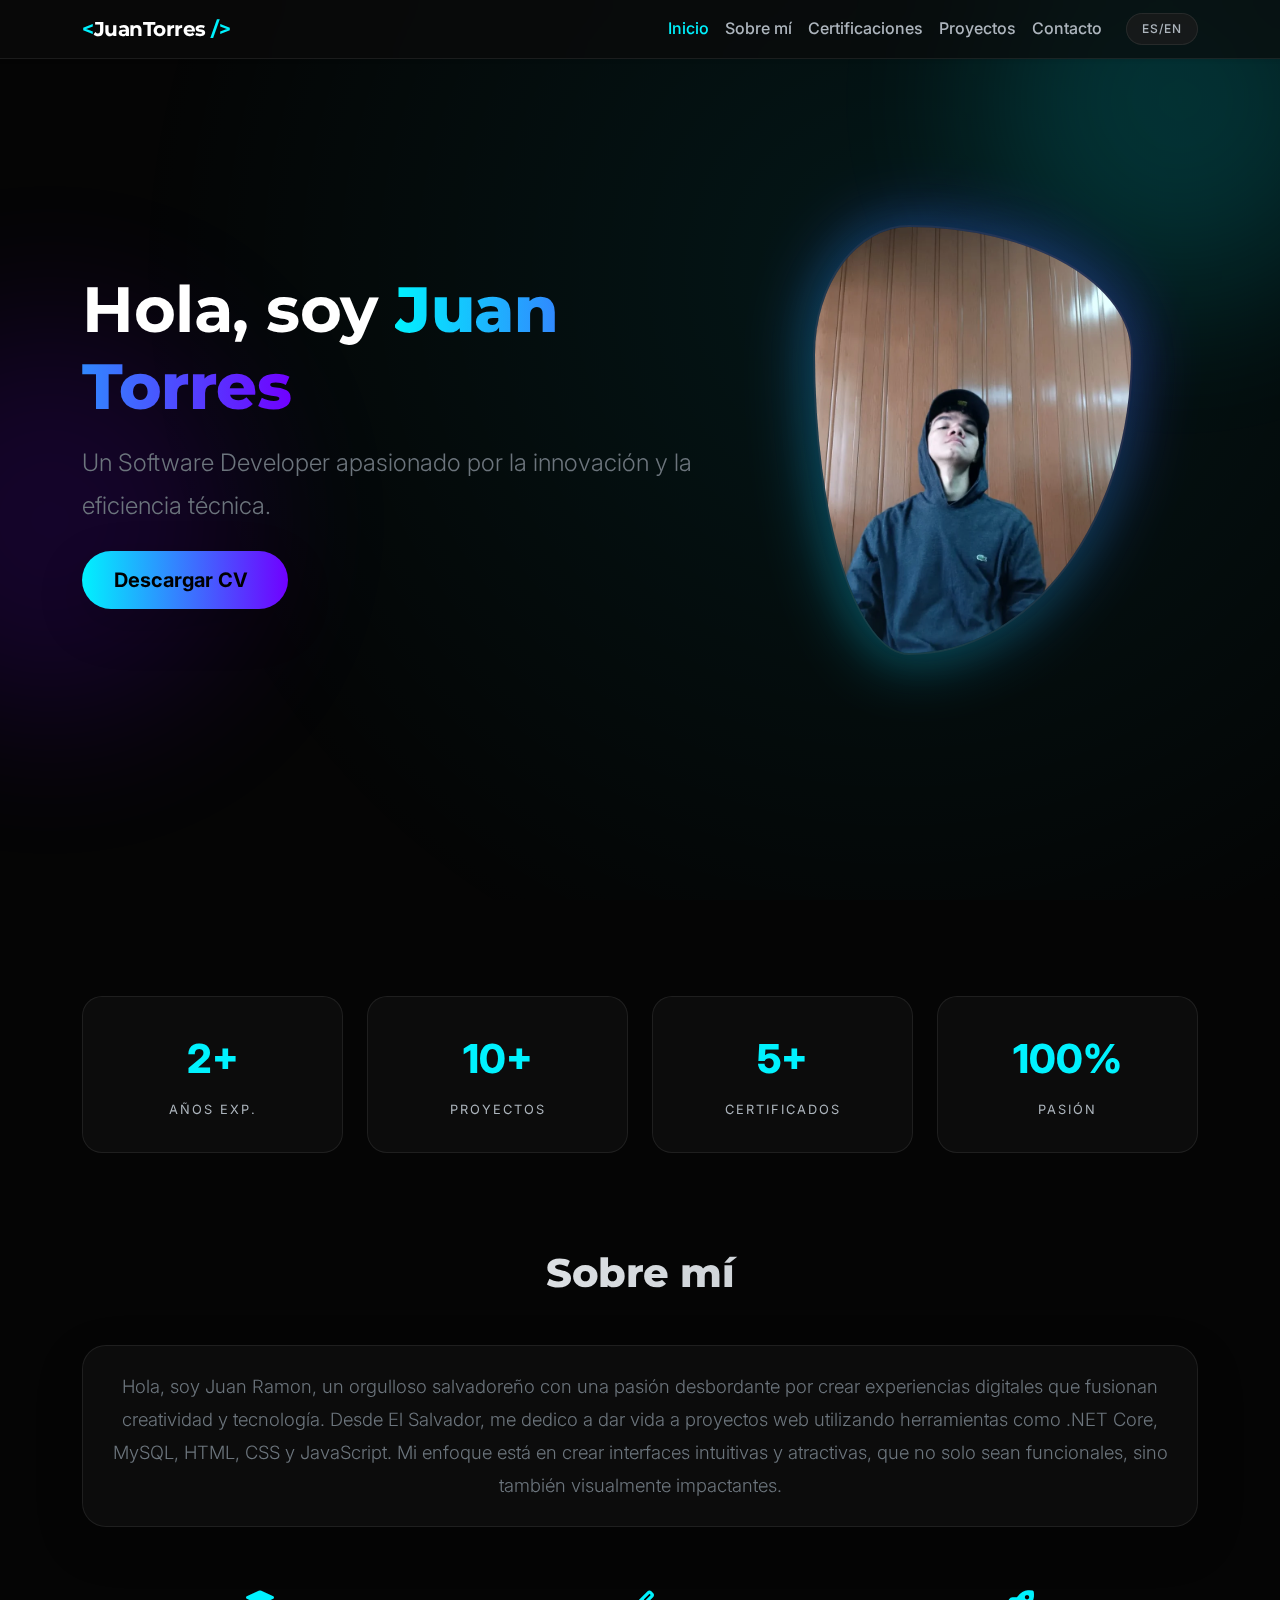
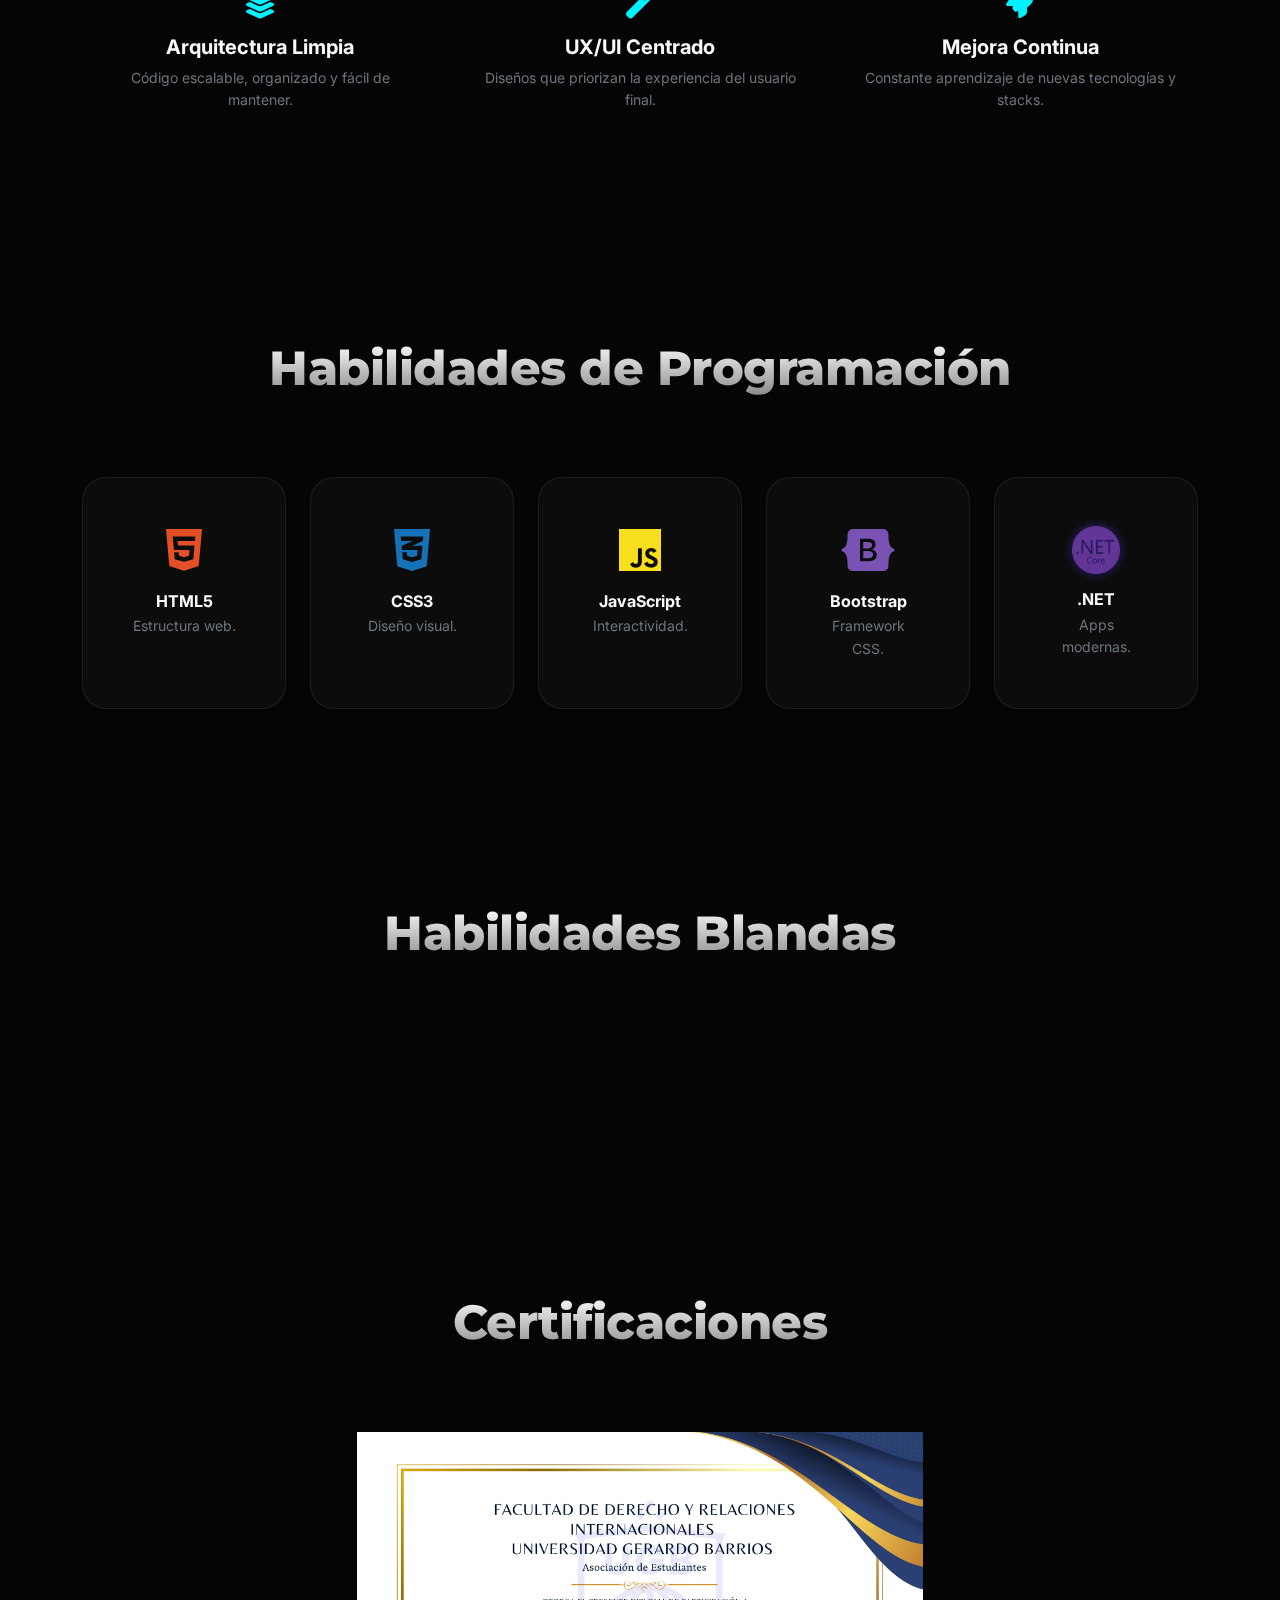
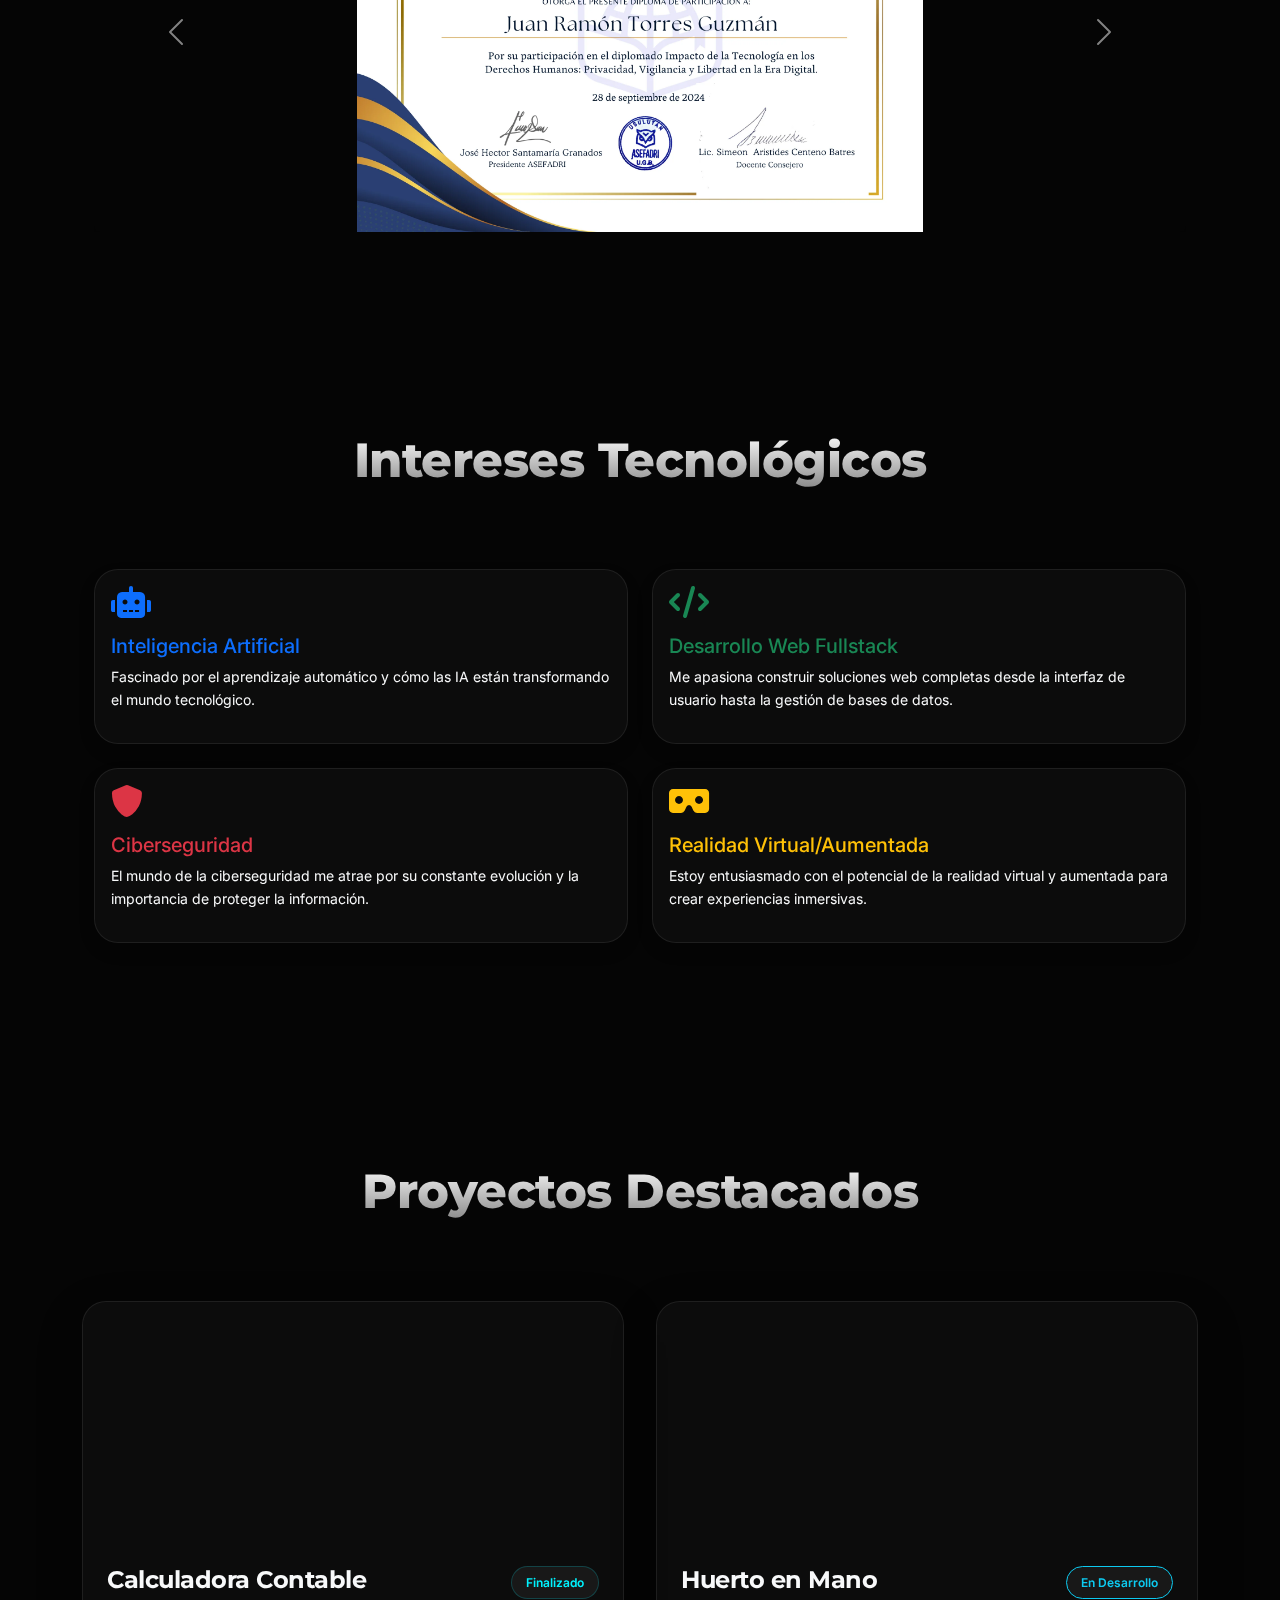
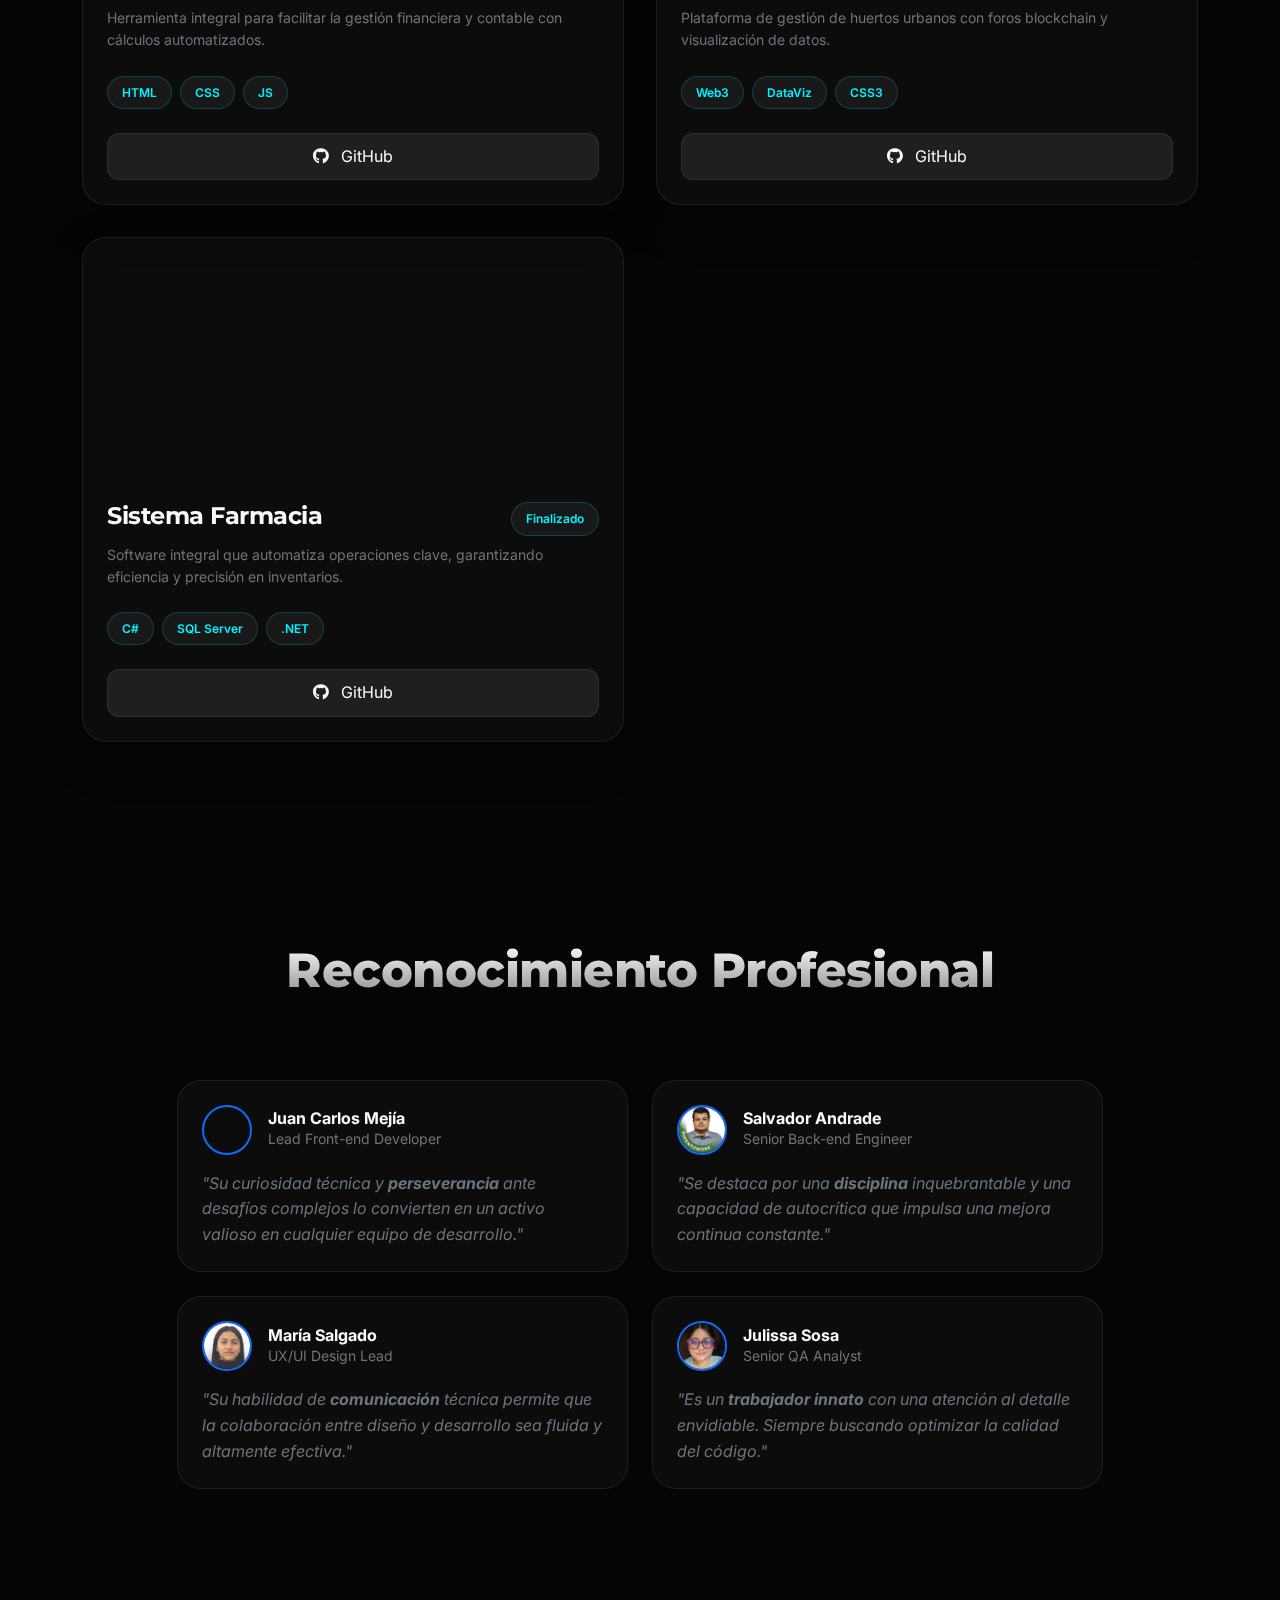
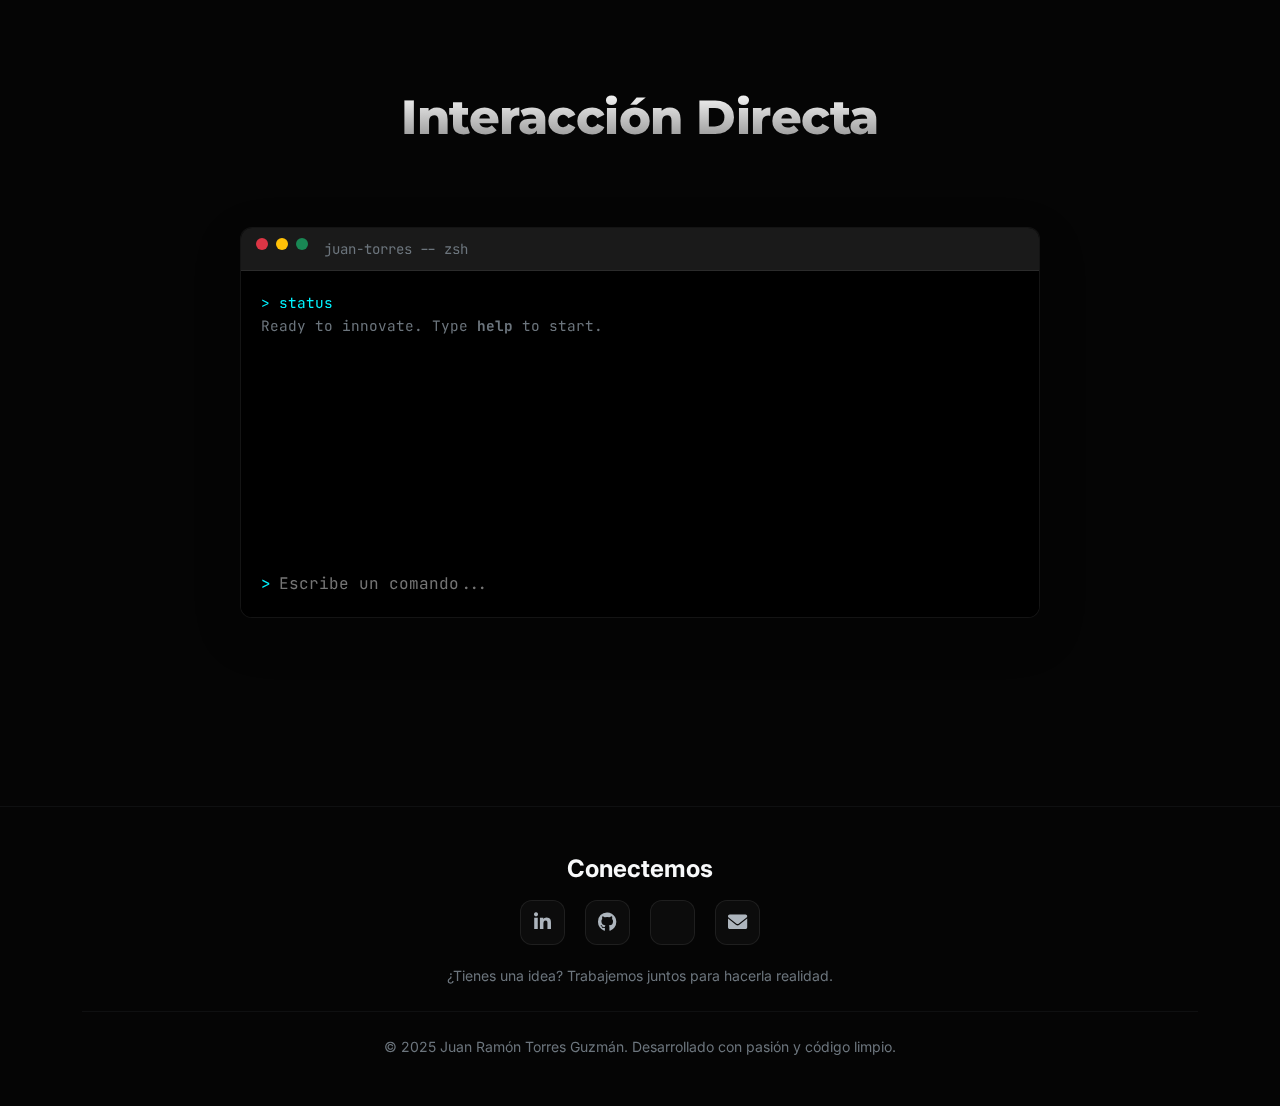
<file: public/index.html>
﻿<!DOCTYPE html>
<html lang="es">

<head>
    <meta charset="UTF-8">
    <meta name="viewport" content="width=device-width, initial-scale=1.0">
    <title>Juan Torres | Software Developer</title>

    <!-- Google Fonts: Inter & Montserrat -->
    <link rel="preconnect" href="https://fonts.googleapis.com">
    <link rel="preconnect" href="https://fonts.gstatic.com" crossorigin>
    <link
        href="https://fonts.googleapis.com/css2?family=Inter:wght@300;400;600;700&family=Montserrat:wght@700;800&family=JetBrains+Mono&display=swap"
        rel="stylesheet">

    <link href="https://cdn.jsdelivr.net/npm/bootstrap@5.3.0/dist/css/bootstrap.min.css" rel="stylesheet">
    <link rel="stylesheet" href="https://cdnjs.cloudflare.com/ajax/libs/font-awesome/6.0.0-beta3/css/all.min.css">
    <link rel="stylesheet" href="css/estilos.css">

    <!-- Preload Critical LCP Asset -->
    <link rel="preload" href="assets/images/yo.webp" as="image">

    <!-- Meta Tags for SEO -->
    <meta name="description"
        content="Juan Torres - Desarrollador de Software especializado en .NET, SQL Server y tecnologías web modernas. Conoce mi portfolio y proyectos.">
    <meta name="keywords" content="Software Developer, .NET, Fullstack, SQL Server, Portfolio, Juan Torres">
</head>

<body>
    <!-- NAVIGATION -->
    <!-- DECORATIVE ELEMENTS -->
    <div class="glow-orb orb-1"></div>
    <div class="glow-orb orb-2"></div>

    <nav class="navbar navbar-expand-lg navbar-dark bg-dark fixed-top shadow-sm">
        <div class="container">
            <a class="navbar-brand fw-bold" href="#">
                <span class="text-accent">&lt;</span>JuanTorres <span class="text-accent">/&gt;</span>
            </a>
            <button class="navbar-toggler" type="button" data-bs-toggle="collapse" data-bs-target="#navbarNav"
                aria-controls="navbarNav" aria-expanded="false" aria-label="Toggle navigation">
                <span class="navbar-toggler-icon"></span>
            </button>
            <div class="collapse navbar-collapse" id="navbarNav">
                <ul class="navbar-nav ms-auto mb-2 mb-lg-0">
                    <li class="nav-item">
                        <a id="navInicio" class="nav-link active" aria-current="page" href="#inicio">Inicio</a>
                    </li>
                    <li class="nav-item">
                        <a id="navSobreMi" class="nav-link" href="#sobre-mi">Sobre mí</a>
                    </li>
                    <li class="nav-item">
                        <a id="navCertificaciones" class="nav-link" href="#certificaciones">Certificaciones</a>
                    </li>
                    <li class="nav-item">
                        <a id="navProyectos" class="nav-link" href="#proyectos">Proyectos</a>
                    </li>
                    <li class="nav-item">
                        <a class="nav-link" href="#contacto" id="navContacto">Contacto</a>
                    </li>
                    <li class="nav-item d-flex align-items-center ms-lg-3 mt-3 mt-lg-0">
                        <button id="languageToggle" class="btn btn-outline-light btn-sm rounded-pill px-3"
                            aria-label="Cambiar idioma entre Español e Inglés">ES/EN</button>
                    </li>
                </ul>
            </div>
        </div>
    </nav>


    <!-- HERO SECTION -->
    <section id="inicio" class="hero-section-grayscale text-white d-flex align-items-center">
        <div class="container position-relative z-index-1">
            <div class="row align-items-center">
                <div class="col-lg-7 order-lg-1 order-2 text-center text-lg-start">
                    <h1 class="display-3 fw-bold mb-3" id="heroTitle">
                        Hola, soy <span class="highlight-text-grayscale">Juan Torres</span>
                    </h1>
                    <p class="lead mb-4 fs-4 text-secondary" id="heroLead">
                        Un Software Developer apasionado por la innovación y la eficiencia técnica.
                    </p>
                    <div
                        class="d-flex flex-column flex-sm-row justify-content-center justify-content-lg-start gap-3 mt-4">
                        <a id="btnDownload" href="pdf/cv.pdf" download
                            class="btn btn-download-cv btn-lg rounded-pill shadow-lg">
                            Descargar CV <i class="bi bi-download ms-2"></i>
                        </a>
                    </div>
                </div>
                <div class="col-lg-5 order-lg-2 order-1 d-flex justify-content-center mb-5 mb-lg-0">
                    <div class="hero-image-wrapper-grayscale">
                        <img src="assets/images/yo.webp" alt="Juan Torres" width="500" height="500"
                            class="img-fluid hero-profile-image-grayscale-fixed">
                    </div>
                </div>
            </div>
        </div>
    </section>

    <!-- HIGHLIGHT STATS -->
    <section class="container py-0 mt-5 pt-5">
        <div class="row g-4 justify-content-center">
            <div class="col-md-3 col-6">
                <div class="stat-card">
                    <span class="stat-number">2+</span>
                    <span class="stat-label" id="statExp">Años Exp.</span>
                </div>
            </div>
            <div class="col-md-3 col-6">
                <div class="stat-card">
                    <span class="stat-number">10+</span>
                    <span class="stat-label" id="statProjects">Proyectos</span>
                </div>
            </div>
            <div class="col-md-3 col-6">
                <div class="stat-card">
                    <span class="stat-number">5+</span>
                    <span class="stat-label" id="statCerts">Certificados</span>
                </div>
            </div>
            <div class="col-md-3 col-6">
                <div class="stat-card">
                    <span class="stat-number">100%</span>
                    <span class="stat-label" id="statPassion">Pasión</span>
                </div>
            </div>
        </div>
    </section>

    <!-- ABOUT SECTION -->
    <section id="sobre-mi" class="mt-5 pt-5 about-section">
        <h2 class="text-center" id="aboutTitle">Sobre mí</h2>
        <div class="container">
            <div class="card p-4 border-0 shadow-lg mb-4">
                <p class="lead text-secondary text-center mb-0" id="aboutText">Hola, soy Juan Ramon, un orgulloso
                    salvadoreño con una pasión desbordante por crear experiencias digitales que fusionan creatividad y
                    tecnología. Desde El Salvador, me dedico a dar vida a proyectos web utilizando herramientas como
                    .NET Core, MySQL, HTML, CSS y JavaScript. Mi enfoque está en crear interfaces intuitivas y
                    atractivas, que no solo sean funcionales, sino también visualmente impactantes.</p>
            </div>

            <!-- CORE VALUES -->
            <div class="row g-4 text-center mt-2">
                <div class="col-md-4">
                    <div class="p-3">
                        <i class="fas fa-layer-group text-accent mb-3 fs-3"></i>
                        <h4 class="h5 fw-bold" id="value1Title">Arquitectura Limpia</h4>
                        <p class="small text-secondary" id="value1Desc">Código escalable, organizado y fácil de
                            mantener.</p>
                    </div>
                </div>
                <div class="col-md-4">
                    <div class="p-3">
                        <i class="fas fa-magic text-accent mb-3 fs-3"></i>
                        <h4 class="h5 fw-bold" id="value2Title">UX/UI Centrado</h4>
                        <p class="small text-secondary" id="value2Desc">Diseños que priorizan la experiencia del usuario
                            final.</p>
                    </div>
                </div>
                <div class="col-md-4">
                    <div class="p-3">
                        <i class="fas fa-rocket text-accent mb-3 fs-3"></i>
                        <h4 class="h5 fw-bold" id="value3Title">Mejora Continua</h4>
                        <p class="small text-secondary" id="value3Desc">Constante aprendizaje de nuevas tecnologías y
                            stacks.</p>
                    </div>
                </div>
            </div>
        </div>
    </section>

    <!-- PROGRAMMING SKILLS -->
    <section id="habilidades" class="container mt-5 pt-5">
        <h2 class="section-title" id="devSkillsTitle">Habilidades de Programación</h2>
        <div class="row row-cols-2 row-cols-md-3 row-cols-lg-5 g-4 justify-content-center">
            <!-- HTML5 -->
            <div class="col">
                <div class="card h-100 text-center shadow-sm border-0">
                    <div class="card-body p-4">
                        <div class="mb-3">
                            <i class="fab fa-html5 fa-3x" style="color: #e34f26;"></i>
                        </div>
                        <h6 class="fw-bold mb-1" id="html5Title">HTML5</h6>
                        <p class="small text-secondary mb-0" id="html5Description">Estructura web.</p>
                    </div>
                </div>
            </div>
            <!-- CSS3 -->
            <div class="col">
                <div class="card h-100 text-center shadow-sm border-0">
                    <div class="card-body p-4">
                        <div class="mb-3">
                            <i class="fab fa-css3-alt fa-3x" style="color: #1572B6;"></i>
                        </div>
                        <h6 class="fw-bold mb-1" id="css3Title">CSS3</h6>
                        <p class="small text-secondary mb-0" id="css3Description">Diseño visual.</p>
                    </div>
                </div>
            </div>
            <!-- JavaScript -->
            <div class="col">
                <div class="card h-100 text-center shadow-sm border-0">
                    <div class="card-body p-4">
                        <div class="mb-3">
                            <i class="fab fa-js fa-3x" style="color: #f7df1e;"></i>
                        </div>
                        <h6 class="fw-bold mb-1" id="jsTitle">JavaScript</h6>
                        <p class="small text-secondary mb-0" id="jsDescription">Interactividad.</p>
                    </div>
                </div>
            </div>
            <!-- Bootstrap -->
            <div class="col">
                <div class="card h-100 text-center shadow-sm border-0">
                    <div class="card-body p-4">
                        <div class="mb-3">
                            <i class="fab fa-bootstrap fa-3x" style="color: #7952B3;"></i>
                        </div>
                        <h6 class="fw-bold mb-1" id="bootstrapTitle">Bootstrap</h6>
                        <p class="small text-secondary mb-0" id="bootstrapDescription">Framework CSS.</p>
                    </div>
                </div>
            </div>
            <!-- .NET -->
            <div class="col">
                <div class="card h-100 text-center shadow-sm border-0">
                    <div class="card-body p-4">
                        <div class="mb-3">
                            <img src="assets/images/LogoNetCore.png" alt=".NET" width="48" height="48" loading="lazy"
                                style="height: 48px; filter: drop-shadow(0 0 5px rgba(81, 43, 212, 0.5));">
                        </div>
                        <h6 class="fw-bold mb-1" id="cardDotnetTitle">.NET</h6>
                        <p class="small text-secondary mb-0" id="cardDotnetText">Apps modernas.</p>
                    </div>
                </div>
            </div>
        </div>
    </section>

    <!-- SOFT SKILLS -->
    <section class="container mt-5 pt-5">
        <h2 class="section-title" id="softSkillsTitle">Habilidades Blandas</h2>
        <div class="soft-skills-container">
            <div class="soft-skill-pill hidden">
                <i class="fas fa-clock fa-lg text-primary me-2"></i>
                <span id="softSkillDisciplineTitle" class="fw-bold">Disciplina</span>
            </div>
            <div class="soft-skill-pill hidden">
                <i class="fas fa-search fa-lg text-success me-2"></i>
                <span id="softSkillCuriosityTitle" class="fw-bold">Curiosidad</span>
            </div>
            <div class="soft-skill-pill hidden">
                <i class="fas fa-mountain fa-lg text-danger me-2"></i>
                <span id="softSkillPerseveranceTitle" class="fw-bold">Perseverancia</span>
            </div>
            <div class="soft-skill-pill hidden">
                <i class="fas fa-pencil-alt fa-lg text-warning me-2"></i>
                <span id="softSkillSelfCriticismTitle" class="fw-bold">Autocrítica</span>
            </div>
            <div class="soft-skill-pill hidden">
                <i class="fas fa-comments fa-lg text-info me-2"></i>
                <span id="softSkillCommunicationTitle" class="fw-bold">Comunicación</span>
            </div>
        </div>
    </section>

    <!-- CERTIFICATIONS CAROUSEL -->
    <section id="certificaciones" class="container">
        <h2 id="certificationsTitle" class="section-title">Certificaciones</h2>
        <div class="container">
            <div id="carouselCertificaciones" class="carousel slide" data-bs-ride="carousel">
                <div class="carousel-inner text-center">
                    <div class="carousel-item active">
                        <img src="assets/images/cer1.webp" class="d-block mx-auto w-100 img-fluid rounded shadow-sm"
                            alt="Certificado 1" width="800" height="400" loading="lazy"
                            style="max-height: 400px; object-fit: contain;">
                    </div>
                    <div class="carousel-item">
                        <img src="assets/images/cer2.webp" class="d-block mx-auto w-100 img-fluid rounded shadow-sm"
                            alt="Certificado 2" width="800" height="400" loading="lazy"
                            style="max-height: 400px; object-fit: contain;">
                    </div>
                </div>
                <button class="carousel-control-prev" type="button" data-bs-target="#carouselCertificaciones"
                    data-bs-slide="prev">
                    <span class="carousel-control-prev-icon"></span>
                </button>
                <button class="carousel-control-next" type="button" data-bs-target="#carouselCertificaciones"
                    data-bs-slide="next">
                    <span class="carousel-control-next-icon"></span>
                </button>
            </div>
        </div>
    </section>

    <!-- TECH INTERESTS -->
    <section id="intereses" class="container">
        <h2 class="section-title" id="techInterestsTitle">Intereses Tecnológicos</h2>
        <div class="container">
            <div class="row">
                <div class="col-md-6 mb-4">
                    <div class="card border-0 shadow rounded-4 p-3">
                        <h5 class="text-primary"><i class="fas fa-robot"></i> <span id="interestIATitle">Inteligencia
                                Artificial</span></h5>
                        <p class="small" id="interestIADesc">Fascinado por el aprendizaje automático y cómo las IA están
                            transformando el mundo tecnológico.</p>
                    </div>
                </div>
                <div class="col-md-6 mb-4">
                    <div class="card border-0 shadow rounded-4 p-3">
                        <h5 class="text-success"><i class="fas fa-code"></i> <span
                                id="interestFullstackTitle">Desarrollo Web Fullstack</span></h5>
                        <p class="small" id="interestFullstackDesc">Me apasiona construir soluciones web completas desde
                            la interfaz de usuario hasta la gestión de bases de datos.</p>
                    </div>
                </div>
                <div class="col-md-6 mb-4">
                    <div class="card border-0 shadow rounded-4 p-3">
                        <h5 class="text-danger"><i class="fas fa-shield-alt"></i> <span
                                id="interestCyberTitle">Ciberseguridad</span></h5>
                        <p class="small" id="interestCyberDesc">El mundo de la ciberseguridad me atrae por su constante
                            evolución y la importancia de proteger la información.</p>
                    </div>
                </div>
                <div class="col-md-6 mb-4">
                    <div class="card border-0 shadow rounded-4 p-3">
                        <h5 class="text-warning"><i class="fas fa-vr-cardboard"></i> <span
                                id="interestVRARTitle">Realidad Virtual/Aumentada</span></h5>
                        <p class="small" id="interestVRARDesc">Estoy entusiasmado con el potencial de la realidad
                            virtual y aumentada para crear experiencias inmersivas.</p>
                    </div>
                </div>
            </div>
        </div>
    </section>

    <!-- PROJECTS SECTION -->
    <section id="proyectos" class="container mt-5 pt-5">
        <h2 class="section-title" id="projectsTitle">Proyectos Destacados</h2>
        <div class="projects-track">
            <!-- Project 1 -->
            <div class="project-card shadow-lg">
                <div class="project-image-container">
                    <img src="assets/images/pro1.png" alt="Calculadora Contable" class="project-image" width="600"
                        height="340" loading="lazy">
                </div>
                <div class="project-info">
                    <div class="d-flex justify-content-between align-items-start mb-2">
                        <h3 class="h4 fw-bold mb-0" id="project1Title">Calculadora Contable</h3>
                        <span class="tech-tag" id="project1Status">Finalizado</span>
                    </div>
                    <p class="text-secondary small mb-4" id="project1Description">Herramienta integral para facilitar la
                        gestión financiera y contable con cálculos automatizados.</p>
                    <div class="mt-auto">
                        <div class="d-flex flex-wrap gap-2 mb-4">
                            <span class="tech-tag">HTML</span>
                            <span class="tech-tag">CSS</span>
                            <span class="tech-tag">JS</span>
                        </div>
                        <div class="d-flex gap-2">
                            <a href="https://github.com/JuanRamonTG/AppCalculadoraContable" target="_blank"
                                class="project-link flex-grow-1 text-center viewProjectBtn">
                                <i class="fab fa-github me-2"></i> GitHub
                            </a>
                        </div>
                    </div>
                </div>
            </div>
            <!-- Project 2 -->
            <div class="project-card shadow-lg">
                <div class="project-image-container">
                    <img src="assets/images/pro2.png" alt="Huerto en Mano" class="project-image" width="600"
                        height="340" loading="lazy">
                </div>
                <div class="project-info">
                    <div class="d-flex justify-content-between align-items-start mb-2">
                        <h3 class="h4 fw-bold mb-0" id="project2Title">Huerto en Mano</h3>
                        <span class="tech-tag text-info border-info" id="project2Status">En Desarrollo</span>
                    </div>
                    <p class="text-secondary small mb-4" id="project2Description">Plataforma de gestión de huertos
                        urbanos con foros blockchain y visualización de datos.</p>
                    <div class="mt-auto">
                        <div class="d-flex flex-wrap gap-2 mb-4">
                            <span class="tech-tag">Web3</span>
                            <span class="tech-tag">DataViz</span>
                            <span class="tech-tag">CSS3</span>
                        </div>
                        <div class="d-flex gap-2">
                            <a href="https://github.com/Juan-Carlos-Mejia/huertoenmano" target="_blank"
                                class="project-link flex-grow-1 text-center viewProjectBtn">
                                <i class="fab fa-github me-2"></i> GitHub
                            </a>
                        </div>
                    </div>
                </div>
            </div>
            <!-- Project 3 -->
            <div class="project-card shadow-lg">
                <div class="project-image-container">
                    <img src="assets/images/pro3.webp" alt="Sistema Farmacia" class="project-image" width="600"
                        height="340" loading="lazy">
                </div>
                <div class="project-info">
                    <div class="d-flex justify-content-between align-items-start mb-2">
                        <h3 class="h4 fw-bold mb-0" id="project3Title">Sistema Farmacia</h3>
                        <span class="tech-tag" id="project3Status">Finalizado</span>
                    </div>
                    <p class="text-secondary small mb-4" id="project3Description">Software integral que automatiza
                        operaciones clave, garantizando eficiencia y precisión en inventarios.</p>
                    <div class="mt-auto">
                        <div class="d-flex flex-wrap gap-2 mb-4">
                            <span class="tech-tag">C#</span>
                            <span class="tech-tag">SQL Server</span>
                            <span class="tech-tag">.NET</span>
                        </div>
                        <div class="d-flex gap-2">
                            <a href="https://github.com/JuanRamonTG/SistemaFarmacia" target="_blank"
                                class="project-link flex-grow-1 text-center viewProjectBtn">
                                <i class="fab fa-github me-2"></i> GitHub
                            </a>
                        </div>
                    </div>
                </div>
            </div>
        </div>
    </section>

    <!-- TESTIMONIALS SECTION -->
    <section id="testimonios">
        <div class="container">
            <h2 class="section-title" id="testimonialsSectionTitle">Reconocimiento Profesional</h2>
            <div class="row g-4 justify-content-center">
                <div class="col-md-6 col-lg-5">
                    <div class="card h-100 testimonial-item p-4">
                        <div class="d-flex align-items-center mb-3">
                            <img src="assets/images/juan.webp"
                                class="rounded-circle me-3 border border-2 border-primary" alt="Juan Carlos" width="50"
                                height="50" loading="lazy" style="width: 50px; height: 50px; object-fit: cover;">
                            <div>
                                <h6 class="mb-0 fw-bold">Juan Carlos Mejía</h6>
                                <p class="text-secondary small mb-0" id="testimonial1Role">Lead
                                    Front-end Developer</p>
                            </div>
                        </div>
                        <p class="fst-italic text-secondary mb-0" id="testimonial1Text">"Su
                            curiosidad técnica y
                            <strong>perseverancia</strong> ante desafíos complejos lo convierten en
                            un activo valioso en
                            cualquier equipo de desarrollo."
                        </p>
                    </div>
                </div>
                <div class="col-md-6 col-lg-5">
                    <div class="card h-100 testimonial-item p-4">
                        <div class="d-flex align-items-center mb-3">
                            <img src="assets/images/salva.png"
                                class="rounded-circle me-3 border border-2 border-primary" alt="Salvador"
                                style="width: 50px; height: 50px; object-fit: cover;">
                            <div>
                                <h6 class="mb-0 fw-bold">Salvador Andrade</h6>
                                <p class="text-secondary small mb-0" id="testimonial2Role">Senior
                                    Back-end Engineer</p>
                            </div>
                        </div>
                        <p class="fst-italic text-secondary mb-0" id="testimonial2Text">"Se destaca
                            por una
                            <strong>disciplina</strong> inquebrantable y una capacidad de
                            autocrítica que impulsa una mejora
                            continua constante."
                        </p>
                    </div>
                </div>
                <div class="col-md-6 col-lg-5">
                    <div class="card h-100 testimonial-item p-4">
                        <div class="d-flex align-items-center mb-3">
                            <img src="assets/images/maria.png"
                                class="rounded-circle me-3 border border-2 border-primary" alt="Maria"
                                style="width: 50px; height: 50px; object-fit: cover;">
                            <div>
                                <h6 class="mb-0 fw-bold">María Salgado</h6>
                                <p class="text-secondary small mb-0" id="testimonial3Role">UX/UI
                                    Design Lead</p>
                            </div>
                        </div>
                        <p class="fst-italic text-secondary mb-0" id="testimonial3Text">"Su
                            habilidad de
                            <strong>comunicación</strong> técnica permite que la colaboración entre
                            diseño y desarrollo sea
                            fluida y altamente efectiva."
                        </p>
                    </div>
                </div>
                <div class="col-md-6 col-lg-5">
                    <div class="card h-100 testimonial-item p-4">
                        <div class="d-flex align-items-center mb-3">
                            <img src="assets/images/juli.png" class="rounded-circle me-3 border border-2 border-primary"
                                alt="Julissa" style="width: 50px; height: 50px; object-fit: cover;">
                            <div>
                                <h6 class="mb-0 fw-bold">Julissa Sosa</h6>
                                <p class="text-secondary small mb-0" id="testimonial4Role">Senior QA
                                    Analyst</p>
                            </div>
                        </div>
                        <p class="fst-italic text-secondary mb-0" id="testimonial4Text">"Es un
                            <strong>trabajador innato</strong>
                            con una atención al detalle envidiable. Siempre buscando optimizar la
                            calidad del código."
                        </p>
                    </div>
                </div>
            </div>
        </div>
    </section>
    <!-- INTERACTIVE TERMINAL -->
    <section id="interaccion" class="container">
        <h2 class="section-title">Interacción Directa</h2>
        <div class="terminal-container shadow-lg">
            <div class="terminal-header">
                <div class="dot bg-danger"></div>
                <div class="dot bg-warning"></div>
                <div class="dot bg-success"></div>
                <span class="ms-2 small text-secondary">juan-torres -- zsh</span>
            </div>
            <div class="terminal-body" id="terminal-body">
                <div class="terminal-line mb-2">
                    <span class="text-accent">> status</span><br>
                    <span class="text-secondary">Ready to innovate. Type <b>help</b> to
                        start.</span>
                </div>
            </div>
            <div class="terminal-input-wrapper">
                <span class="text-accent me-2">></span>
                <input type="text" id="terminal-input" placeholder="Escribe un comando..." autocomplete="off"
                    aria-label="Entrada de comandos de la terminal interactiva">
            </div>
        </div>
    </section>

    <!-- FOOTER / CONTACTO -->
    <footer id="contacto" class="mt-5 py-5 border-top border-secondary border-opacity-10">
        <div class="container text-center">
            <div class="mb-4">
                <h4 class="fw-bold mb-3" id="footerSocialTitle">Conectemos</h4>
                <div class="social-links-footer">
                    <!-- El usuario debe completar con sus enlaces aquí -->
                    <a href="https://linkedin.com/in/tu-perfil" target="_blank" class="social-icon" title="LinkedIn"
                        aria-label="LinkedIn">
                        <i class="fab fa-linkedin-in"></i>
                    </a>
                    <a href="https://github.com/JuanRamonTG" target="_blank" class="social-icon" title="GitHub"
                        aria-label="GitHub">
                        <i class="fab fa-github"></i>
                    </a>
                    <a href="https://twitter.com/tu-usuario" target="_blank" class="social-icon" title="Twitter/X"
                        aria-label="Twitter X">
                        <i class="fab fa-x-twitter"></i>
                    </a>
                    <a href="mailto:tu-correo@ejemplo.com" class="social-icon" title="Email"
                        aria-label="Enviar un correo electrónico">
                        <i class="fas fa-envelope"></i>
                    </a>
                </div>
                <p class="text-secondary small mb-4" id="footerSocialDesc">¿Tienes una idea?
                    Trabajemos juntos para
                    hacerla realidad.</p>
            </div>
            <div class="pt-4 border-top border-secondary border-opacity-10">
                <p class="mb-0 text-secondary small" id="footerText">© 2025 Juan Ramón Torres
                    Guzmán. Desarrollado con
                    pasión y código limpio.</p>
            </div>
        </div>
    </footer>
    <button type="button" class="btn btn-primary btn-floating btn-lg" id="btn-back-to-top">
        <i class="fas fa-arrow-up"></i>
    </button>

    <script src="https://cdn.jsdelivr.net/npm/bootstrap@5.3.0/dist/js/bootstrap.bundle.min.js" defer></script>
    <script src="js/script.js" defer></script>
</body>

</html>
</file>
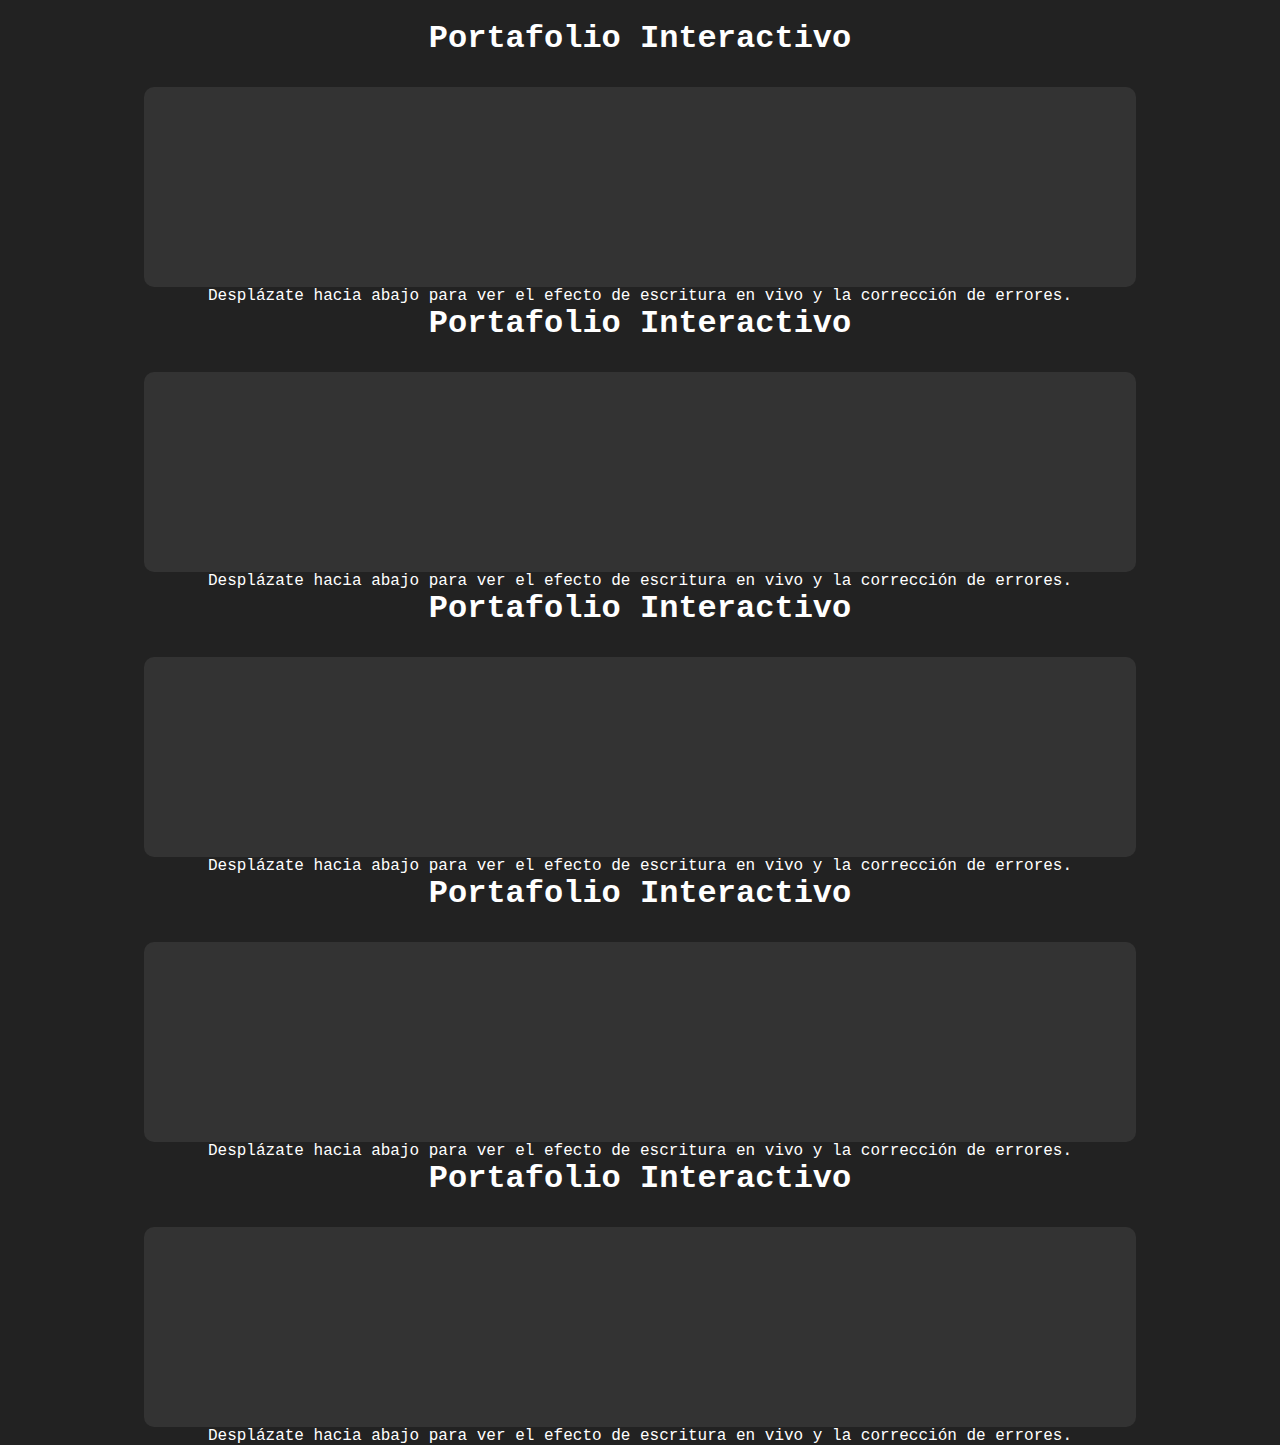
<file: hol.html>
<!DOCTYPE html>
<html lang="es">
<head>
  <meta charset="UTF-8">
  <meta name="viewport" content="width=device-width, initial-scale=1.0">
  <title>Escritura en Vivo con Animación</title>
  <link rel="stylesheet" href="styles.css">
</head>
<body>
  <div class="content">
    <h1>Portafolio Interactivo</h1>
    <div class="code-container">
      <pre id="code-output"></pre>
    </div>
    <p>Desplázate hacia abajo para ver el efecto de escritura en vivo y la corrección de errores.</p>
  </div>
  <div class="content">
    <h1>Portafolio Interactivo</h1>
    <div class="code-container">
      <pre id="code-output"></pre>
    </div>
    <p>Desplázate hacia abajo para ver el efecto de escritura en vivo y la corrección de errores.</p>
  </div>
  <div class="content">
    <h1>Portafolio Interactivo</h1>
    <div class="code-container">
      <pre id="code-output"></pre>
    </div>
    <p>Desplázate hacia abajo para ver el efecto de escritura en vivo y la corrección de errores.</p>
  </div>
  <div class="content">
    <h1>Portafolio Interactivo</h1>
    <div class="code-container">
      <pre id="code-output"></pre>
    </div>
    <p>Desplázate hacia abajo para ver el efecto de escritura en vivo y la corrección de errores.</p>
  </div>
  <div class="content">
    <h1>Portafolio Interactivo</h1>
    <div class="code-container">
      <pre id="code-output"></pre>
    </div>
    <p>Desplázate hacia abajo para ver el efecto de escritura en vivo y la corrección de errores.</p>
  </div>

  <script src="script.js"></script>
</body>
</html>
</file>
<file: public/css/estilos.css>
:root {
  /* Color Palette - Deep Dark & Neon Accents */
  --bg-deep: #050505;
  --bg-dark: #0f0f0f;
  --card-bg: rgba(255, 255, 255, 0.03);
  --card-border: rgba(255, 255, 255, 0.08);
  --accent: #00f2fe;
  /* Cyan neon */
  --accent-secondary: #7000ff;
  /* Purple neon */
  --text-primary: #f8f9fa;
  --text-secondary: #adb5bd;
  --glass-blur: blur(16px);

  /* Transitions */
  --transition: all 0.4s cubic-bezier(0.165, 0.84, 0.44, 1);
}

* {
  margin: 0;
  padding: 0;
  box-sizing: border-box;
}

body {
  font-family: 'Inter', sans-serif;
  background-color: var(--bg-deep);
  color: var(--text-primary);
  line-height: 1.6;
  overflow-x: hidden;
}

h1,
h2,
h3,
.navbar-brand {
  font-family: 'Montserrat', sans-serif;
  letter-spacing: -0.5px;
}

h2 {
  font-size: 2.5rem;
  font-weight: 800;
  margin-bottom: 3rem;
  text-align: center;
  background: linear-gradient(90deg, #fff, var(--text-secondary));
  -webkit-background-clip: text;
  background-clip: text;
  -webkit-text-fill-color: transparent;
}

h3 {
  font-size: 1.8rem;
  font-weight: 700;
}

section {
  padding: 100px 0;
}

.lead {
  font-size: 1.15rem;
  line-height: 1.8;
}

/* ===== UTILITIES ===== */
.section-title {
  margin-bottom: 4rem !important;
}

/* ===== NAVBAR GLASSMORPHISM ===== */
.navbar {
  background: rgba(10, 10, 10, 0.7) !important;
  backdrop-filter: var(--glass-blur);
  border-bottom: 1px solid var(--card-border);
  transition: var(--transition);
}

.nav-link {
  color: var(--text-secondary) !important;
  font-weight: 500;
  transition: var(--transition);
}

.nav-link:hover,
.nav-link.active {
  color: var(--accent) !important;
}

#languageToggle {
  border: 1px solid var(--card-border);
  color: var(--text-secondary);
  background: rgba(255, 255, 255, 0.05);
  backdrop-filter: blur(8px);
  font-weight: 500;
  font-size: 0.75rem;
  letter-spacing: 1px;
  padding: 6px 15px !important;
  transition: var(--transition);
  margin-top: 5px;
  /* Ajuste manual para centrar con el texto de nav-link */
  display: inline-flex;
  align-items: center;
  height: 32px;
}

@media (min-width: 992px) {
  #languageToggle {
    margin-top: 0;
    vertical-align: middle;
  }

  .navbar-nav {
    align-items: center;
  }
}

#languageToggle:hover {
  background: var(--accent);
  color: #000;
  border-color: var(--accent);
  box-shadow: 0 0 15px rgba(0, 242, 254, 0.3);
}

/* ===== HERO SECTION ENHANCED ===== */
.hero-section-grayscale {
  background: radial-gradient(circle at 70% 30%, rgba(0, 242, 254, 0.08) 0%, transparent 70%);
  min-height: 100vh;
  display: flex;
  align-items: center;
  padding-top: 80px;
}

.highlight-text-grayscale {
  background: linear-gradient(90deg, var(--accent), var(--accent-secondary));
  -webkit-background-clip: text;
  background-clip: text;
  -webkit-text-fill-color: transparent;
  font-weight: 800;
}

.hero-image-wrapper-grayscale {
  position: relative;
}

.hero-image-wrapper-grayscale::after {
  content: '';
  position: absolute;
  inset: -10px;
  background: linear-gradient(45deg, var(--accent), var(--accent-secondary));
  filter: blur(30px);
  opacity: 0.3;
  z-index: -1;
  border-radius: 30% 70% 70% 30% / 30% 30% 70% 70%;
  animation: morph 8s ease-in-out infinite;
}

.hero-profile-image-grayscale-fixed {
  border-radius: 30% 70% 70% 30% / 30% 30% 70% 70%;
  box-shadow: 0 0 50px rgba(0, 242, 254, 0.1);
  border: 2px solid var(--card-border);
  transition: var(--transition);
  animation: morph 8s ease-in-out infinite;
  max-width: 320px;
}

@keyframes morph {

  0%,
  100% {
    border-radius: 30% 70% 70% 30% / 30% 30% 70% 70%;
  }

  50% {
    border-radius: 60% 40% 30% 70% / 60% 30% 70% 40%;
  }
}

/* ===== GLASS CARDS ===== */
.card,
.testimonial-item,
.project-card {
  background: var(--card-bg) !important;
  backdrop-filter: var(--glass-blur);
  border: 1px solid var(--card-border) !important;
  border-radius: 24px !important;
  transition: var(--transition);
  color: var(--text-primary) !important;
  padding: 24px;
}

.card:hover {
  transform: translateY(-8px);
  border-color: rgba(255, 255, 255, 0.2) !important;
  background: rgba(255, 255, 255, 0.05) !important;
}

/* ===== PROJECTS GRID ===== */
.projects-track {
  display: grid;
  grid-template-columns: repeat(auto-fit, minmax(380px, 1fr));
  gap: 32px;
}

.project-card {
  display: flex;
  flex-direction: column;
  height: 100%;
  overflow: hidden;
  padding: 0 !important;
}

.project-image-container {
  height: 240px;
  overflow: hidden;
  position: relative;
}

.project-image {
  width: 100%;
  height: 100%;
  object-fit: cover;
  transition: var(--transition);
}

.project-info {
  padding: 24px;
  flex-grow: 1;
  display: flex;
  flex-direction: column;
}

.project-card:hover .project-image {
  transform: scale(1.1);
}

/* ===== TECH TAGS ===== */
.tech-tag {
  background: rgba(255, 255, 255, 0.05);
  padding: 6px 14px;
  border-radius: 100px;
  font-size: 0.75rem;
  color: var(--accent);
  border: 1px solid rgba(0, 242, 254, 0.2);
  font-weight: 600;
}

/* ===== ANIMATIONS ===== */
.hidden {
  opacity: 0;
  transform: translateY(30px);
}

.visible {
  opacity: 1 !important;
  transform: translateY(0) !important;
  transition: all 0.8s cubic-bezier(0.165, 0.84, 0.44, 1);
}

/* ===== BUTTONS ===== */
.btn-download-cv {
  background: linear-gradient(90deg, var(--accent), var(--accent-secondary));
  border: none !important;
  color: #000 !important;
  font-weight: 700 !important;
  padding: 14px 32px !important;
  transition: var(--transition);
}

.btn-download-cv:hover {
  box-shadow: 0 0 30px rgba(0, 242, 254, 0.4);
  transform: translateY(-3px) scale(1.02);
}

.project-link {
  background: var(--card-border);
  color: var(--text-primary);
  text-decoration: none;
  padding: 10px 20px;
  border-radius: 12px;
  border: 1px solid var(--card-border);
  transition: var(--transition);
  display: inline-block;
}

.project-link:hover {
  background: rgba(255, 255, 255, 0.1);
  border-color: var(--accent);
  color: var(--accent);
}

/* ===== SCROLL TO TOP ===== */
#btn-back-to-top {
  position: fixed;
  bottom: 30px;
  right: 30px;
  display: none;
  z-index: 1000;
  width: 50px;
  height: 50px;
  border-radius: 50%;
  background: linear-gradient(90deg, var(--accent), var(--accent-secondary));
  border: none;
  color: #000;
  font-size: 1.5rem;
  cursor: pointer;
  transition: var(--transition);
  box-shadow: 0 10px 20px rgba(0, 242, 254, 0.3);
}

#btn-back-to-top:hover {
  transform: translateY(-5px);
  box-shadow: 0 15px 30px rgba(0, 242, 254, 0.5);
}

/* ===== UTILITIES ===== */
hr {
  border-color: var(--card-border);
  opacity: 0.1;
  margin: 80px 0;
}

.section-title {
  font-size: 3rem;
  font-weight: 800;
  text-align: center;
  margin-bottom: 50px;
  background: linear-gradient(180deg, #fff 0%, #888 100%);
  -webkit-background-clip: text;
  background-clip: text;
  -webkit-text-fill-color: transparent;
}

/* Soft Skills Pills */
.soft-skills-container {
  display: flex;
  flex-wrap: wrap;
  justify-content: center;
  gap: 15px;
}

.soft-skill-pill {
  background: var(--card-bg);
  border: 1px solid var(--card-border);
  padding: 12px 24px;
  border-radius: 100px;
  transition: var(--transition);
}

.soft-skill-pill:hover {
  border-color: var(--accent);
  background: rgba(0, 242, 254, 0.05);
}

/* ===== DECORATIVE GLOW ORBS ===== */
.glow-orb {
  position: fixed;
  width: 400px;
  height: 400px;
  border-radius: 50%;
  filter: blur(80px);
  z-index: -2;
  opacity: 0.15;
  pointer-events: none;
  animation: orbFloat 15s ease-in-out infinite;
}

.orb-1 {
  top: -100px;
  right: -100px;
  background: var(--accent);
}

.orb-2 {
  bottom: 20%;
  left: -150px;
  background: var(--accent-secondary);
}

@keyframes orbFloat {

  0%,
  100% {
    transform: translate(0, 0) scale(1);
  }

  33% {
    transform: translate(30px, 50px) scale(1.1);
  }

  66% {
    transform: translate(-20px, 20px) scale(0.9);
  }
}

/* ===== STATS SECTION ===== */
.stat-card {
  background: var(--card-bg);
  border: 1px solid var(--card-border);
  border-radius: 20px;
  padding: 30px;
  text-align: center;
  transition: var(--transition);
}

.stat-card:hover {
  border-color: var(--accent);
  transform: translateY(-5px);
}

.stat-number {
  font-size: 2.5rem;
  font-weight: 800;
  color: var(--accent);
  display: block;
  margin-bottom: 5px;
}

.stat-label {
  text-transform: uppercase;
  font-size: 0.8rem;
  letter-spacing: 2px;
  color: var(--text-secondary);
}

/* ===== SOCIAL LINKS ===== */
.social-links-footer {
  display: flex;
  justify-content: center;
  gap: 20px;
  margin-bottom: 20px;
}

.social-icon {
  width: 45px;
  height: 45px;
  display: flex;
  align-items: center;
  justify-content: center;
  border-radius: 12px;
  background: var(--card-bg);
  border: 1px solid var(--card-border);
  color: var(--text-secondary);
  font-size: 1.2rem;
  transition: var(--transition);
  text-decoration: none;
}

.social-icon:hover {
  color: var(--accent);
  border-color: var(--accent);
  transform: translateY(-3px);
  box-shadow: 0 5px 15px rgba(0, 242, 254, 0.2);
}

/* ===== TERMINAL INTERACTIVA ===== */
.terminal-container {
  background: #000;
  border: 1px solid var(--card-border);
  border-radius: 12px;
  overflow: hidden;
  font-family: 'JetBrains Mono', monospace;
  max-width: 800px;
  margin: 40px auto;
  box-shadow: 0 20px 50px rgba(0, 0, 0, 0.5);
}

.terminal-header {
  background: #1a1a1a;
  padding: 10px 15px;
  display: flex;
  gap: 8px;
  border-bottom: 1px solid var(--card-border);
}

.dot {
  width: 12px;
  height: 12px;
  border-radius: 50%;
}

.terminal-body {
  padding: 20px;
  height: 300px;
  overflow-y: auto;
  font-size: 0.9rem;
}

.terminal-input-wrapper {
  display: flex;
  padding: 0 20px 20px;
  background: #000;
}

#terminal-input {
  background: transparent;
  border: none;
  color: var(--accent);
  outline: none;
  width: 100%;
}

.text-accent {
  color: var(--accent);
}

/* ===== SECTION ADJUSTMENTS ===== */
section {
  padding: 100px 0;
}

.section-title {
  margin-bottom: 5rem !important;
}

h2 {
  font-size: 2.5rem;
  font-weight: 800;
  margin-bottom: 3rem;
  text-align: center;
  background: linear-gradient(90deg, #fff, var(--text-secondary));
  -webkit-background-clip: text;
  background-clip: text;
  -webkit-text-fill-color: transparent;
}

/* Base card normalization */
.card,
.stat-card,
.project-card,
.testimonial-item {
  background: var(--card-bg);
  border: 1px solid var(--card-border) !important;
  backdrop-filter: var(--glass-blur);
  transition: var(--transition);
  border-radius: 20px;
}

.card:hover,
.stat-card:hover,
.project-card:hover,
.testimonial-item:hover {
  border-color: var(--accent) !important;
  transform: translateY(-5px);
}

/* Specific fix for tech interests icons */
#intereses .card i {
  font-size: 2rem;
  margin-bottom: 1rem;
  display: block;
}

/* Adjusting padding for smaller screens */
@media (max-width: 768px) {
  section {
    padding: 60px 0;
  }

  h2 {
    font-size: 2rem;
  }
}
</file>
<file: styles.css>
* {
    margin: 0;
    padding: 0;
    box-sizing: border-box;
  }
  
  body {
    font-family: 'Courier New', Courier, monospace;
    background-color: #222;
    color: #fff;
    padding: 20px;
    height: 100vh;
    overflow-y: scroll;
  }
  
  h1 {
    text-align: center;
    margin-bottom: 30px;
  }
  
  .content {
    width: 100%;
    text-align: center;
  }
  
  .code-container {
    background-color: #333;
    padding: 20px;
    border-radius: 10px;
    width: 80%;
    margin: 0 auto;
    height: 200px;
    overflow-y: auto;
  }
  
  #code-output {
    white-space: pre-wrap;
    font-size: 18px;
    line-height: 1.6;
  }
  
  .error {
    color: red;
    font-weight: bold;
    display: inline-block;
    animation: errorAnimation 1s forwards;
  }
  
  @keyframes errorAnimation {
    0% {
      color: red;
    }
    50% {
      color: yellow;
    }
    100% {
      color: green;
    }
  }
  
  .correction {
    color: green;
    font-style: italic;
    display: inline-block;
  }
</file>
